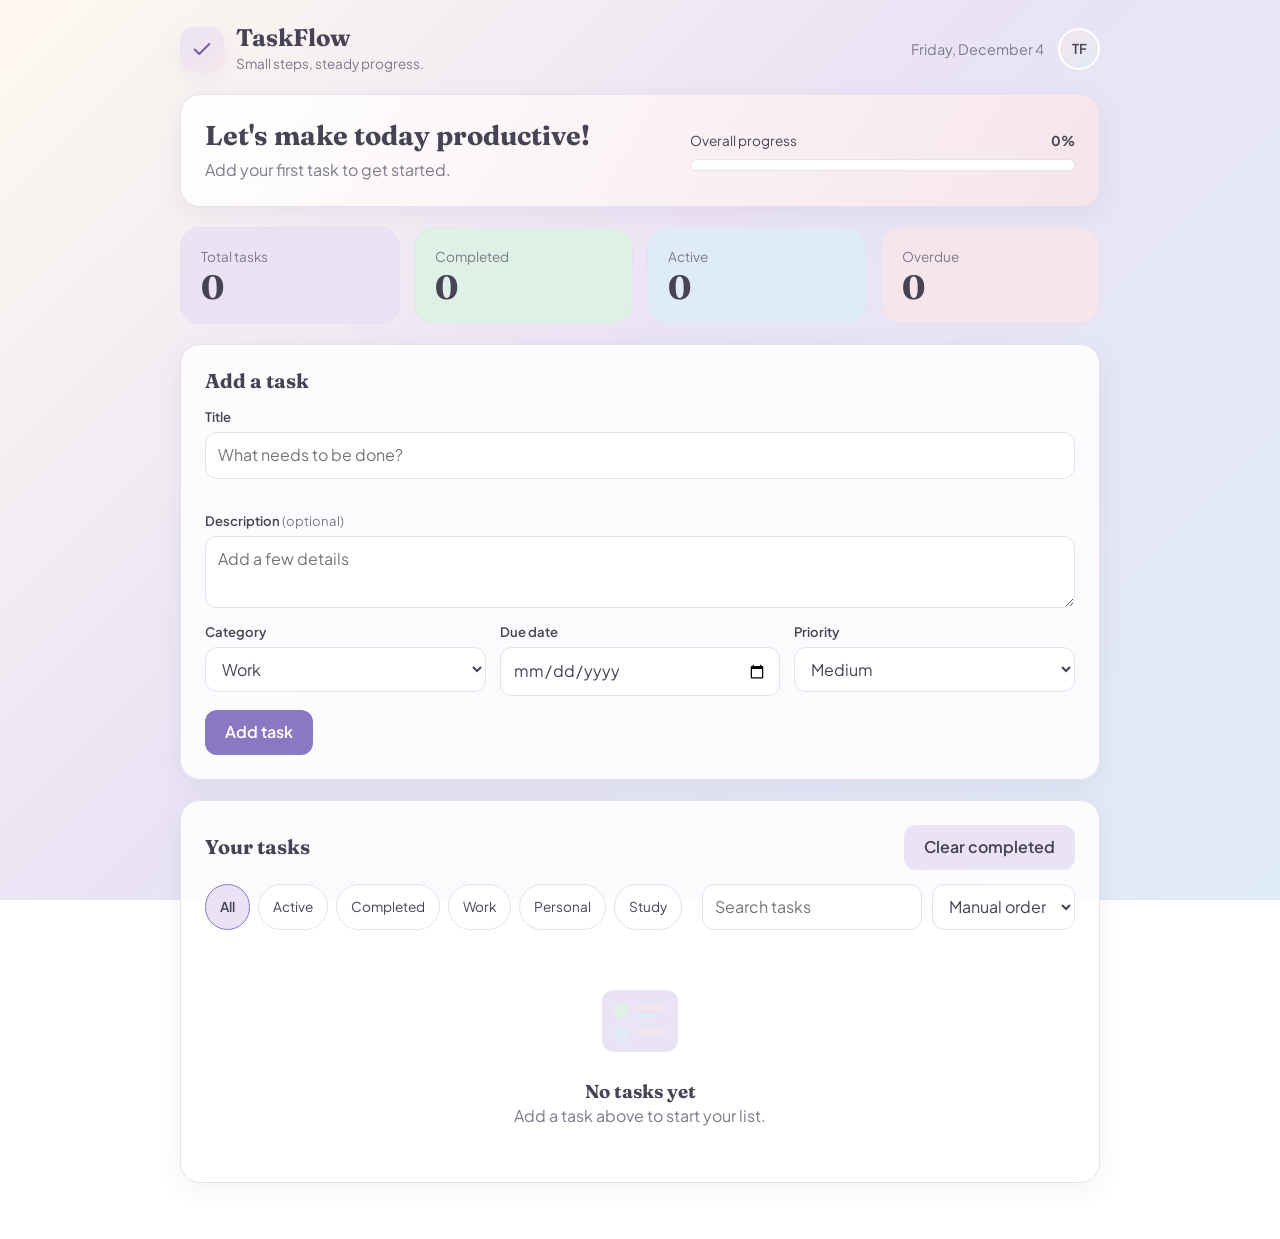
<file: index.html>
<!DOCTYPE html>
<html lang="en">
<head>
<meta charset="UTF-8">
<meta name="viewport" content="width=device-width, initial-scale=1">
<title>TaskFlow — Dynamic Task Manager & Productivity Tracker</title>
<link rel="preconnect" href="https://fonts.googleapis.com">
<link rel="preconnect" href="https://fonts.gstatic.com" crossorigin>
<link href="https://fonts.googleapis.com/css2?family=Fraunces:wght@600;700&family=Plus+Jakarta+Sans:wght@400;500;600&display=swap" rel="stylesheet">
<link rel="stylesheet" href="style.css">
</head>
<body>
<div class="app">
  <header class="header">
    <div class="brand">
      <span class="logo" aria-hidden="true"><svg viewBox="0 0 24 24" width="22" height="22" fill="none" stroke="currentColor" stroke-width="2.2" stroke-linecap="round" stroke-linejoin="round"><path d="M4 12.5l5 5L20 6.5"/></svg></span>
      <div><h1>TaskFlow</h1><p class="tagline">Small steps, steady progress.</p></div>
    </div>
    <div class="header-right">
      <time id="today" class="date"></time>
      <span class="avatar" role="img" aria-label="Profile placeholder">TF</span>
    </div>
  </header>

  <section class="welcome card" aria-labelledby="greeting">
    <div>
      <h2 id="greeting">Let's make today productive!</h2>
      <p id="motivation">Add your first task to get started.</p>
    </div>
    <div class="progress-wrap">
      <div class="progress-label"><span>Overall progress</span><strong id="progressText">0%</strong></div>
      <div class="progress" role="progressbar" aria-valuemin="0" aria-valuemax="100" aria-valuenow="0" id="progressBar"><div class="progress-fill" id="progressFill"></div></div>
    </div>
  </section>

  <section class="stats" aria-label="Task statistics">
    <div class="stat lavender"><span>Total tasks</span><strong id="statTotal">0</strong></div>
    <div class="stat mint"><span>Completed</span><strong id="statDone">0</strong></div>
    <div class="stat blue"><span>Active</span><strong id="statActive">0</strong></div>
    <div class="stat pink"><span>Overdue</span><strong id="statOverdue">0</strong></div>
  </section>

  <section class="card add" aria-labelledby="addTitle">
    <h2 id="addTitle">Add a task</h2>
    <form id="taskForm" novalidate>
      <div class="field wide">
        <label for="title">Title</label>
        <input id="title" type="text" maxlength="80" placeholder="What needs to be done?" autocomplete="off">
        <small class="error" id="titleError" role="alert"></small>
      </div>
      <div class="field wide">
        <label for="desc">Description <span class="opt">(optional)</span></label>
        <textarea id="desc" rows="2" maxlength="240" placeholder="Add a few details"></textarea>
      </div>
      <div class="field"><label for="category">Category</label>
        <select id="category"><option>Work</option><option>Personal</option><option>Study</option></select></div>
      <div class="field"><label for="due">Due date</label><input id="due" type="date"></div>
      <div class="field"><label for="priority">Priority</label>
        <select id="priority"><option>Low</option><option selected>Medium</option><option>High</option></select></div>
      <button class="btn primary" type="submit">Add task</button>
    </form>
  </section>

  <section class="card tasks" aria-labelledby="listTitle">
    <div class="list-head">
      <h2 id="listTitle">Your tasks</h2>
      <button class="btn ghost" id="clearDone" type="button">Clear completed</button>
    </div>
    <div class="toolbar">
      <div class="chips" id="filters" role="group" aria-label="Filter tasks"></div>
      <div class="controls">
        <input id="search" type="search" placeholder="Search tasks" aria-label="Search tasks">
        <select id="sort" aria-label="Sort tasks">
          <option value="manual">Manual order</option>
          <option value="newest">Newest first</option>
          <option value="oldest">Oldest first</option>
          <option value="due">Due date</option>
          <option value="priority">Priority</option>
        </select>
      </div>
    </div>
    <ul id="taskList" class="task-list"></ul>
    <div id="empty" class="empty" hidden>
      <svg viewBox="0 0 120 90" width="120" height="90" aria-hidden="true"><rect x="22" y="14" width="76" height="62" rx="12" fill="#E9E3F5"/><rect x="34" y="28" width="14" height="14" rx="4" fill="#DFF0E6"/><rect x="54" y="30" width="32" height="4" rx="2" fill="#F6E5EB"/><rect x="54" y="38" width="22" height="4" rx="2" fill="#DFEBF7"/><rect x="34" y="52" width="14" height="14" rx="4" fill="#DFEBF7"/><rect x="54" y="54" width="32" height="4" rx="2" fill="#F6E5EB"/></svg>
      <h3 id="emptyTitle">No tasks yet</h3><p id="emptyText">Add a task above to start your list.</p>
    </div>
  </section>
</div>

<div class="modal" id="editModal" hidden>
  <div class="dialog" role="dialog" aria-modal="true" aria-labelledby="editHeading">
    <h2 id="editHeading">Edit task</h2>
    <form id="editForm" novalidate>
      <div class="field wide"><label for="eTitle">Title</label><input id="eTitle" type="text" maxlength="80"><small class="error" id="eError" role="alert"></small></div>
      <div class="field wide"><label for="eDesc">Description</label><textarea id="eDesc" rows="2" maxlength="240"></textarea></div>
      <div class="field"><label for="eCategory">Category</label><select id="eCategory"><option>Work</option><option>Personal</option><option>Study</option></select></div>
      <div class="field"><label for="eDue">Due date</label><input id="eDue" type="date"></div>
      <div class="field"><label for="ePriority">Priority</label><select id="ePriority"><option>Low</option><option>Medium</option><option>High</option></select></div>
      <div class="actions wide"><button type="button" class="btn ghost" data-close>Cancel</button><button type="submit" class="btn primary">Save changes</button></div>
    </form>
  </div>
</div>

<div class="modal" id="confirmModal" hidden>
  <div class="dialog small" role="alertdialog" aria-modal="true" aria-labelledby="confirmTitle" aria-describedby="confirmText">
    <h2 id="confirmTitle">Delete task?</h2>
    <p id="confirmText"></p>
    <div class="actions"><button type="button" class="btn ghost" data-close>Cancel</button><button type="button" class="btn danger" id="confirmOk">Delete</button></div>
  </div>
</div>

<div id="toasts" class="toasts" aria-live="polite"></div>
<script src="script.js"></script>
</body>
</html>
</file>
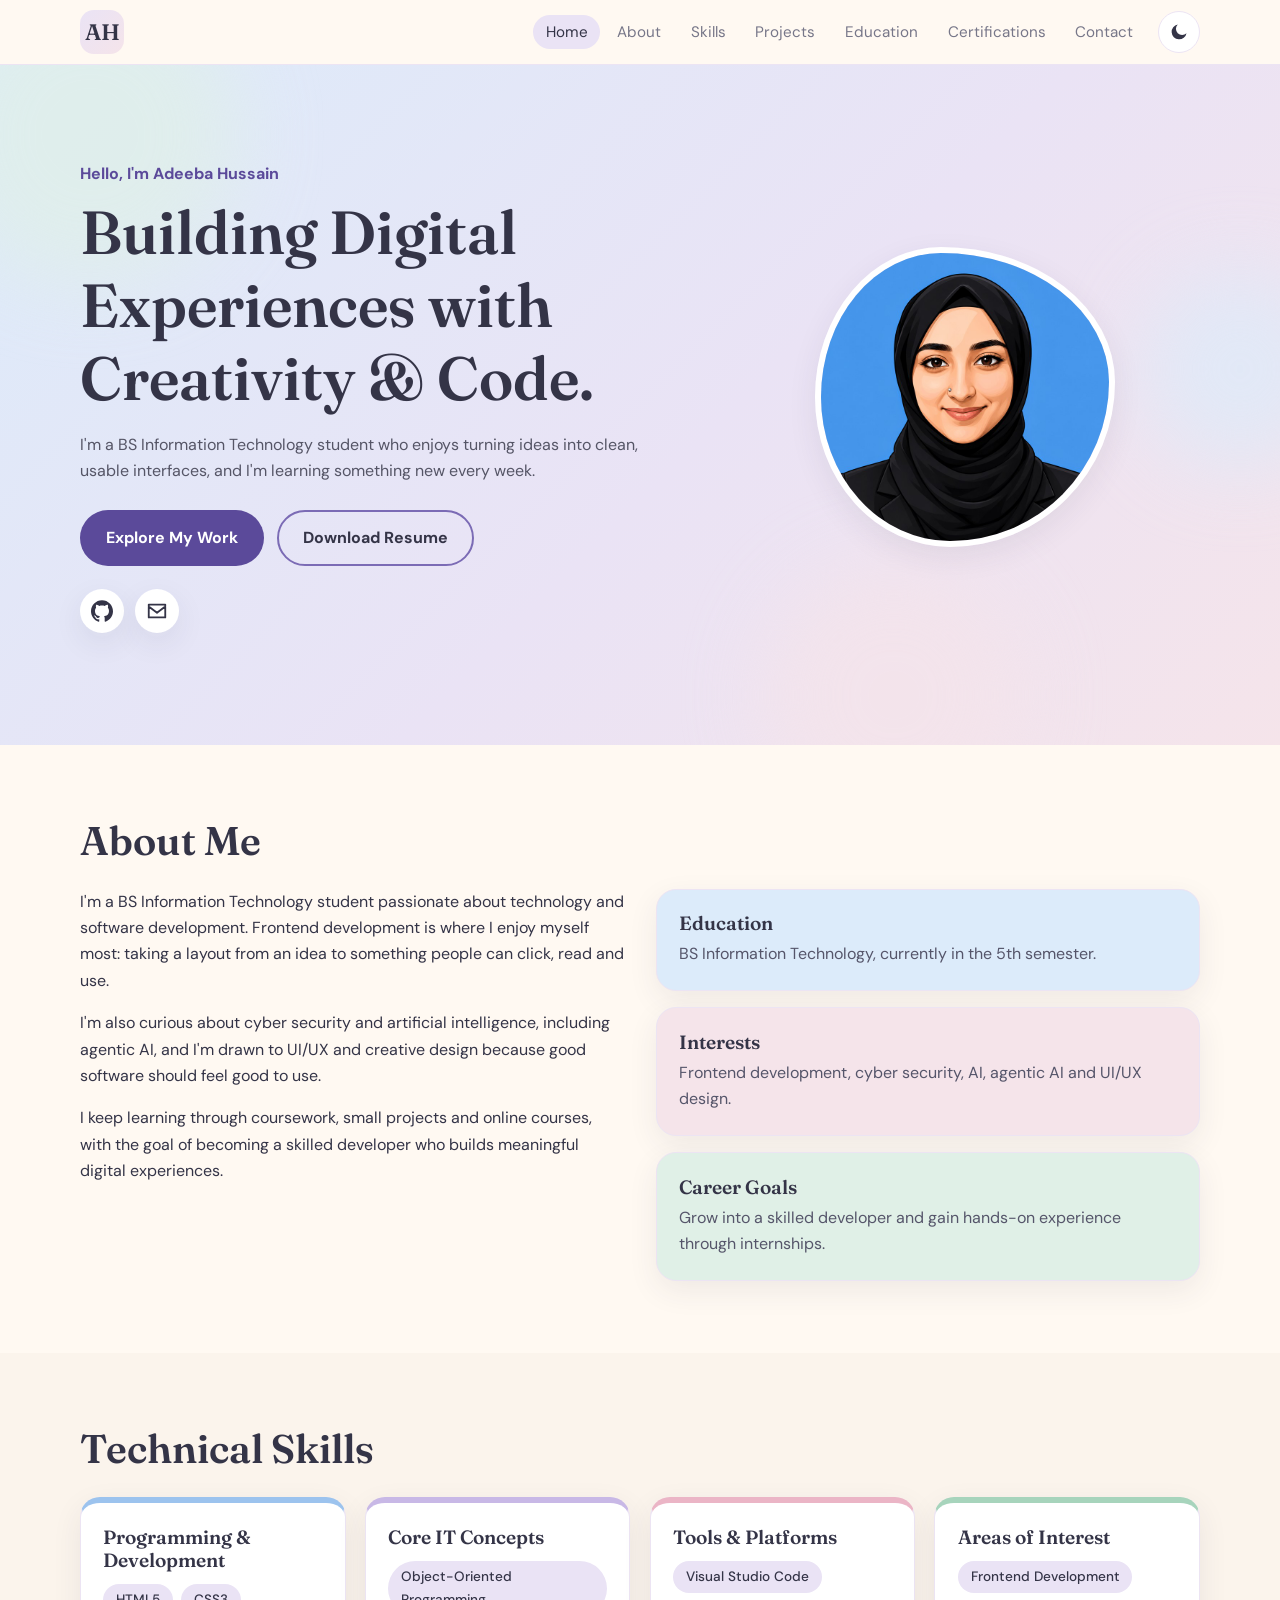
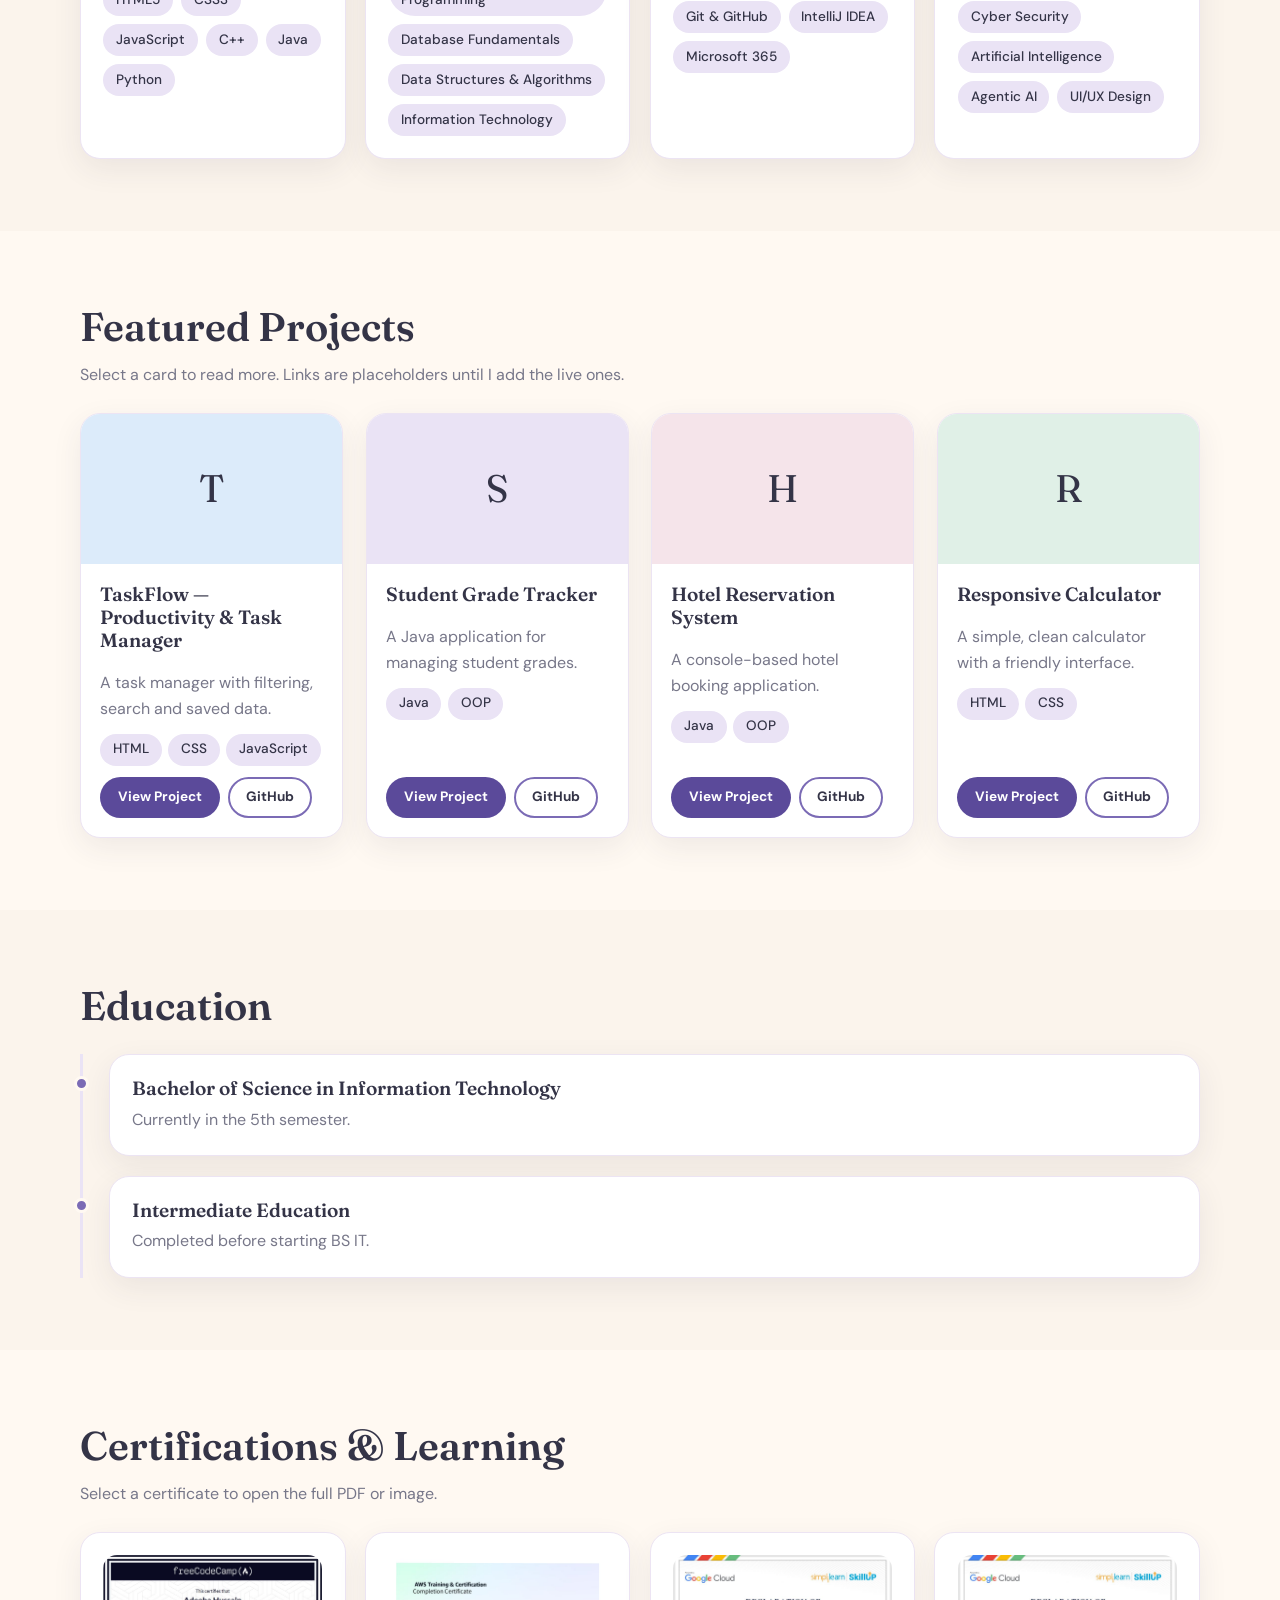
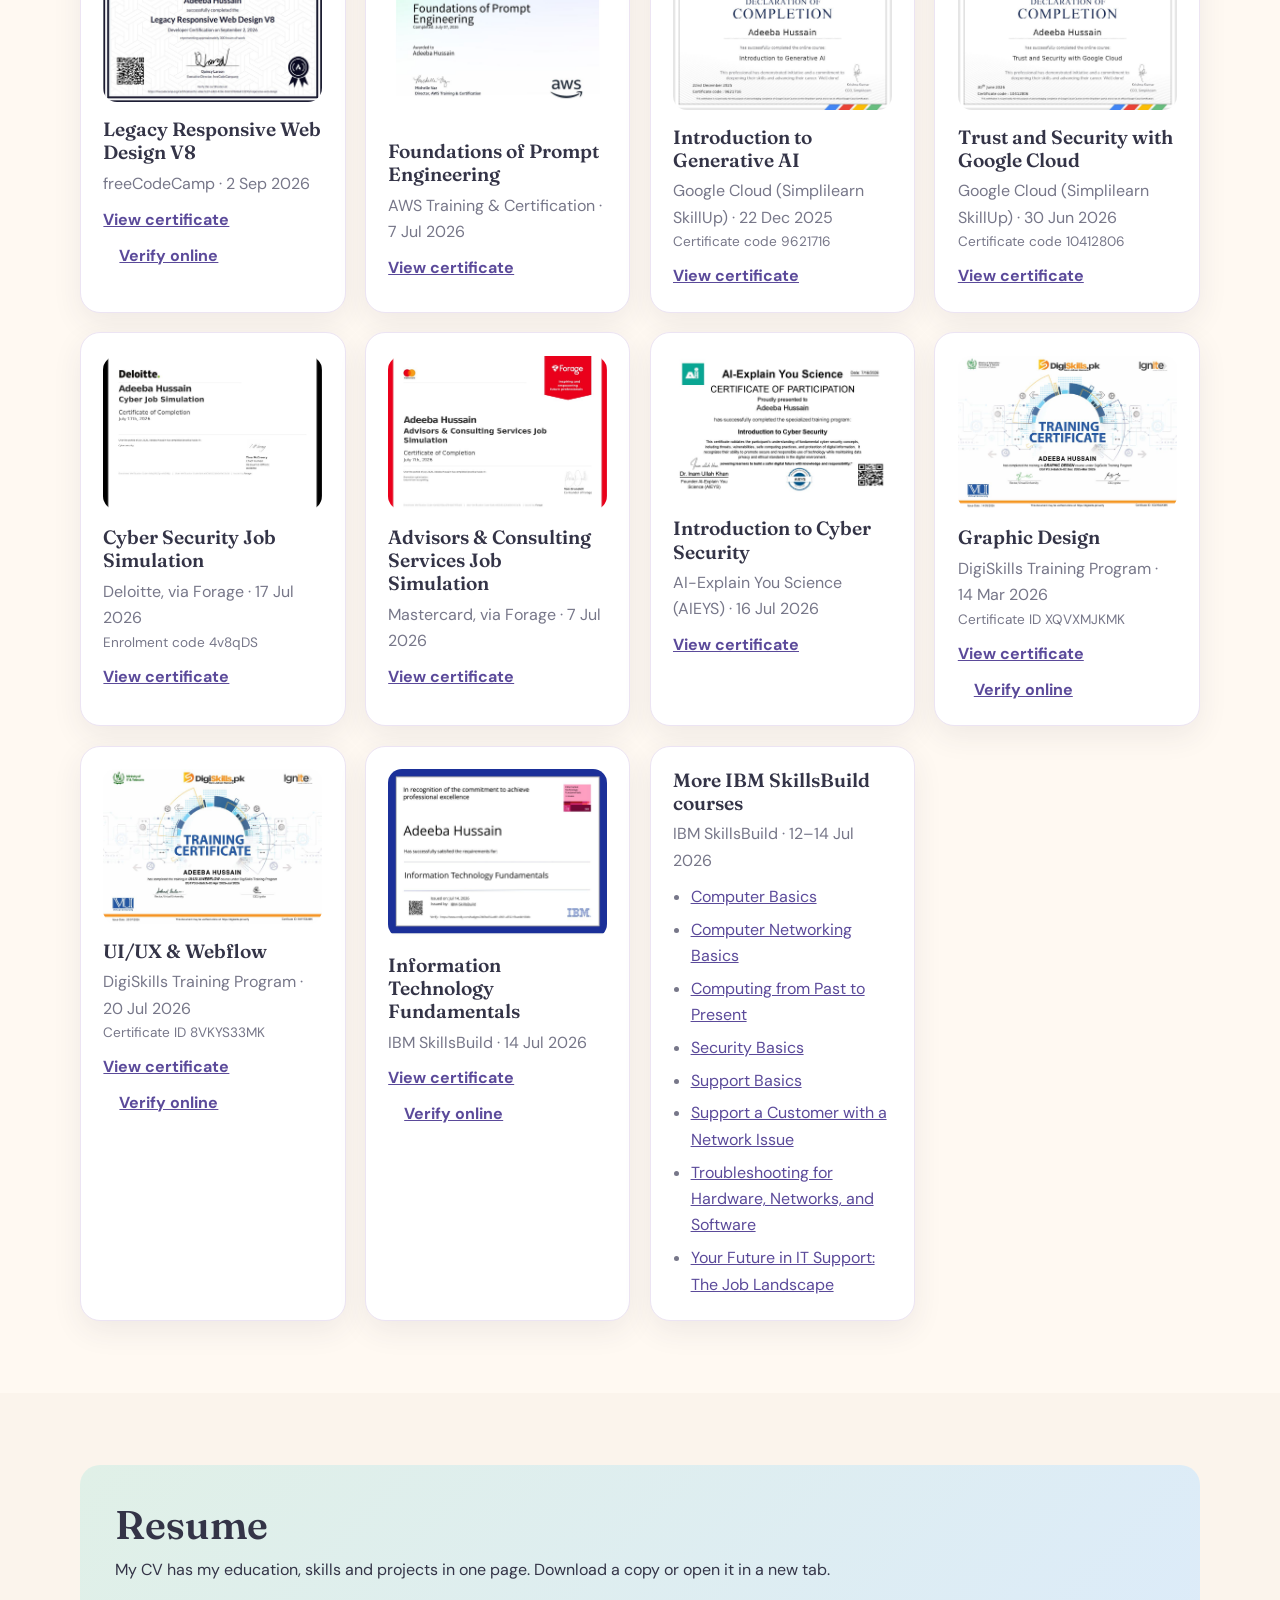
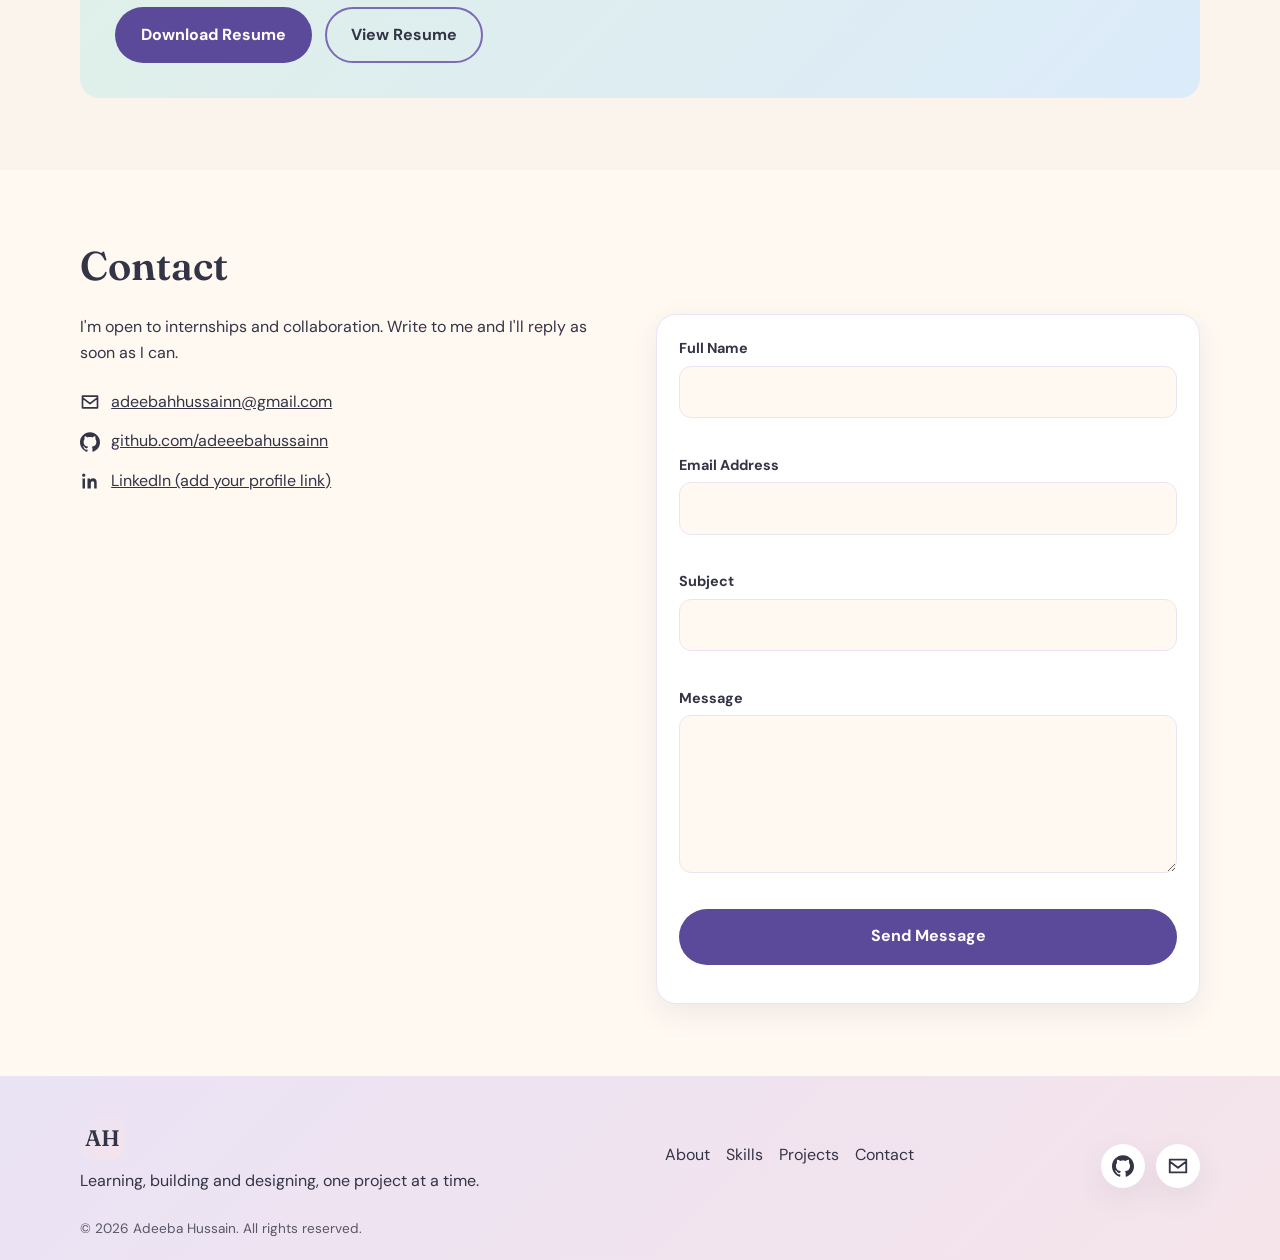
<file: Portfolio/index.html>
<!DOCTYPE html>
<html lang="en">
<head>
<meta charset="UTF-8">
<meta name="viewport" content="width=device-width, initial-scale=1">
<title>Adeeba Hussain | BS IT Student &amp; Aspiring Frontend Developer</title>
<meta name="description" content="Portfolio of Adeeba Hussain, a BS Information Technology student interested in frontend development, cyber security, AI and UI/UX design.">
<meta property="og:type" content="website">
<meta property="og:title" content="Adeeba Hussain | Developer Portfolio">
<meta property="og:description" content="Projects, skills, education and contact details of Adeeba Hussain.">
<meta property="og:image" content="assets/images/profile.jpg">
<link rel="preconnect" href="https://fonts.googleapis.com">
<link rel="preconnect" href="https://fonts.gstatic.com" crossorigin>
<link href="https://fonts.googleapis.com/css2?family=Fraunces:opsz,wght@9..144,500;9..144,600&family=DM+Sans:wght@400;500;700&display=swap" rel="stylesheet">
<link rel="stylesheet" href="css/style.css">
<script>try{var t=localStorage.getItem('theme');if(t)document.documentElement.dataset.theme=t}catch(e){}</script>
</head>
<body>
<svg width="0" height="0" style="position:absolute" aria-hidden="true">
  <symbol id="i-gh" viewBox="0 0 24 24"><path fill="currentColor" d="M12 .297c-6.63 0-12 5.373-12 12 0 5.303 3.438 9.8 8.205 11.385.6.113.82-.258.82-.577 0-.285-.01-1.04-.015-2.04-3.338.724-4.042-1.61-4.042-1.61C4.422 18.07 3.633 17.7 3.633 17.7c-1.087-.744.084-.729.084-.729 1.205.084 1.838 1.236 1.838 1.236 1.07 1.835 2.809 1.305 3.495.998.108-.776.417-1.305.76-1.605-2.665-.3-5.466-1.332-5.466-5.93 0-1.31.465-2.38 1.235-3.22-.135-.303-.54-1.523.105-3.176 0 0 1.005-.322 3.3 1.23.96-.267 1.98-.399 3-.405 1.02.006 2.04.138 3 .405 2.28-1.552 3.285-1.23 3.285-1.23.645 1.653.24 2.873.12 3.176.765.84 1.23 1.91 1.23 3.22 0 4.61-2.805 5.625-5.475 5.92.42.36.81 1.096.81 2.22 0 1.606-.015 2.896-.015 3.286 0 .315.21.69.825.57C20.565 22.092 24 17.592 24 12.297c0-6.627-5.373-12-12-12"/></symbol>
  <symbol id="i-mail" viewBox="0 0 24 24"><path fill="none" stroke="currentColor" stroke-width="2" stroke-linecap="round" stroke-linejoin="round" d="M3 5h18v14H3zM3 7l9 7 9-7"/></symbol>
  <symbol id="i-in" viewBox="0 0 24 24"><path fill="currentColor" d="M4.500 3A2 2 0 1 0 4.500 7 2 2 0 0 0 4.500 3zM3 9h3v12H3zM9 9h3v1.700c.5-1 1.800-2 3.600-2 3.300 0 4.400 2 4.400 5.200V21h-3v-6.200c0-1.500-.4-2.600-1.900-2.600-1.600 0-2.100 1.200-2.100 2.700V21H9z"/></symbol>
</svg>

<header class="nav" id="top">
  <nav class="wrap nav-in" aria-label="Main navigation">
    <a href="#home" class="logo" aria-label="Adeeba Hussain, home">AH</a>
    <ul class="links" id="links">
      <li><a href="#home">Home</a></li><li><a href="#about">About</a></li><li><a href="#skills">Skills</a></li>
      <li><a href="#projects">Projects</a></li><li><a href="#education">Education</a></li>
      <li><a href="#certifications">Certifications</a></li><li><a href="#contact">Contact</a></li>
    </ul>
    <button class="icon-btn" id="themeBtn" aria-label="Switch to dark theme" aria-pressed="false">
      <svg viewBox="0 0 24 24" width="20" height="20"><path fill="currentColor" d="M21 13.500A9 9 0 1 1 10.500 3a7 7 0 0 0 10.500 10.500z"/></svg>
    </button>
    <button class="icon-btn burger" id="burger" aria-label="Open menu" aria-expanded="false" aria-controls="links"><span></span><span></span><span></span></button>
  </nav>
</header>

<main>
<section class="hero" id="home">
  <div class="blob b1"></div><div class="blob b2"></div><div class="blob b3"></div>
  <div class="wrap hero-grid">
    <div class="hero-text">
      <p class="hello">Hello, I'm Adeeba Hussain</p>
      <h1>Building Digital Experiences with Creativity &amp; Code.</h1>
      <p class="lead">I'm a BS Information Technology student who enjoys turning ideas into clean, usable interfaces, and I'm learning something new every week.</p>
      <div class="cta">
        <a class="btn primary" href="#projects">Explore My Work</a>
        <a class="btn ghost" href="assets/resume.pdf" download data-resume>Download Resume</a>
      </div>
      <div class="social">
        <a href="https://github.com/adeeebahussainn" target="_blank" rel="noopener" aria-label="GitHub profile"><svg width="22" height="22"><use href="#i-gh"/></svg></a>
        <a href="mailto:adeebahhussainn@gmail.com" aria-label="Send an email"><svg width="22" height="22"><use href="#i-mail"/></svg></a>
      </div>
    </div>
    <figure class="photo">
      <img src="assets/images/profile.jpg" alt="Illustrated portrait of Adeeba Hussain wearing a black hijab and blazer" width="400" height="400">
    </figure>
  </div>
</section>

<section class="sec" id="about">
  <div class="wrap">
    <h2>About Me</h2>
    <div class="about-grid">
      <div class="prose">
        <p>I'm a BS Information Technology student passionate about technology and software development. Frontend development is where I enjoy myself most: taking a layout from an idea to something people can click, read and use.</p>
        <p>I'm also curious about cyber security and artificial intelligence, including agentic AI, and I'm drawn to UI/UX and creative design because good software should feel good to use.</p>
        <p>I keep learning through coursework, small projects and online courses, with the goal of becoming a skilled developer who builds meaningful digital experiences.</p>
      </div>
      <div class="cards3">
        <article class="card c-blue"><h3>Education</h3><p>BS Information Technology, currently in the 5th semester.</p></article>
        <article class="card c-pink"><h3>Interests</h3><p>Frontend development, cyber security, AI, agentic AI and UI/UX design.</p></article>
        <article class="card c-mint"><h3>Career Goals</h3><p>Grow into a skilled developer and gain hands-on experience through internships.</p></article>
      </div>
    </div>
  </div>
</section>

<section class="sec alt" id="skills">
  <div class="wrap">
    <h2>Technical Skills</h2>
    <div class="skill-grid" id="skillGrid"></div>
  </div>
</section>

<section class="sec" id="projects">
  <div class="wrap">
    <h2>Featured Projects</h2>
    <p class="sub">Select a card to read more. Links are placeholders until I add the live ones.</p>
    <div class="proj-grid" id="projGrid"></div>
  </div>
</section>

<section class="sec alt" id="education">
  <div class="wrap">
    <h2>Education</h2>
    <ol class="timeline">
      <li><span class="dot"></span><article class="card"><h3>Bachelor of Science in Information Technology</h3><p>Currently in the 5th semester.</p></article></li>
      <li><span class="dot"></span><article class="card"><h3>Intermediate Education</h3><p>Completed before starting BS IT.</p></article></li>
    </ol>
  </div>
</section>

<section class="sec" id="certifications">
  <div class="wrap">
    <h2>Certifications &amp; Learning</h2>
    <p class="sub">Select a certificate to open the full PDF or image.</p>
    <div class="cert-grid" id="certGrid"></div>
  </div>
</section>

<section class="sec alt" id="resume">
  <div class="wrap resume">
    <div><h2>Resume</h2><p>My CV has my education, skills and projects in one page. Download a copy or open it in a new tab.</p></div>
    <div class="cta">
      <a class="btn primary" href="assets/resume.pdf" download data-resume>Download Resume</a>
      <a class="btn ghost" href="assets/resume.pdf" target="_blank" rel="noopener" data-resume>View Resume</a>
    </div>
  </div>
</section>

<section class="sec" id="contact">
  <div class="wrap">
    <h2>Contact</h2>
    <div class="contact-grid">
      <div class="prose">
        <p>I'm open to internships and collaboration. Write to me and I'll reply as soon as I can.</p>
        <ul class="contact-list">
          <li><svg width="20" height="20"><use href="#i-mail"/></svg><a href="mailto:adeebahhussainn@gmail.com">adeebahhussainn@gmail.com</a></li>
          <li><svg width="20" height="20"><use href="#i-gh"/></svg><a href="https://github.com/adeeebahussainn" target="_blank" rel="noopener">github.com/adeeebahussainn</a></li>
          <li><svg width="20" height="20"><use href="#i-in"/></svg><a href="#" data-placeholder>LinkedIn (add your profile link)</a></li>
        </ul>
      </div>
      <form id="form" class="card form" novalidate>
        <div class="field"><label for="name">Full Name</label><input id="name" name="name" type="text" autocomplete="name" required><small class="err" aria-live="polite"></small></div>
        <div class="field"><label for="email">Email Address</label><input id="email" name="email" type="email" autocomplete="email" required><small class="err" aria-live="polite"></small></div>
        <div class="field"><label for="subject">Subject</label><input id="subject" name="subject" type="text" required><small class="err" aria-live="polite"></small></div>
        <div class="field"><label for="message">Message</label><textarea id="message" name="message" rows="5" required></textarea><small class="err" aria-live="polite"></small></div>
        <button class="btn primary" type="submit">Send Message</button>
        <p class="status" id="status" role="status"></p>
      </form>
    </div>
  </div>
</section>
</main>

<footer class="footer">
  <div class="wrap foot-in">
    <div><a href="#home" class="logo" aria-label="Back to home">AH</a><p>Learning, building and designing, one project at a time.</p></div>
    <nav aria-label="Footer navigation" class="foot-links"><a href="#about">About</a><a href="#skills">Skills</a><a href="#projects">Projects</a><a href="#contact">Contact</a></nav>
    <div class="social">
      <a href="https://github.com/adeeebahussainn" target="_blank" rel="noopener" aria-label="GitHub profile"><svg width="22" height="22"><use href="#i-gh"/></svg></a>
      <a href="mailto:adeebahhussainn@gmail.com" aria-label="Send an email"><svg width="22" height="22"><use href="#i-mail"/></svg></a>
    </div>
  </div>
  <p class="copy wrap">&copy; <span id="year">2026</span> Adeeba Hussain. All rights reserved.</p>
</footer>
<button class="to-top" id="toTop" aria-label="Back to top" hidden>&uarr;</button>

<div class="modal" id="modal" role="dialog" aria-modal="true" aria-labelledby="mTitle" hidden>
  <div class="modal-box">
    <button class="icon-btn close" id="mClose" aria-label="Close dialog">&times;</button>
    <h3 id="mTitle"></h3><p id="mDesc"></p>
    <ul id="mList"></ul><div class="badges" id="mTech"></div>
    <div class="cta"><a class="btn primary" id="mView" href="#" data-placeholder>View Project</a><a class="btn ghost" id="mGit" href="#" data-placeholder>GitHub</a></div>
  </div>
</div>
<script src="js/script.js"></script>
</body>
</html>
</file>
<file: style.css>
:root {
  --lavender: #e9e3f5;
  --pink: #f6e5eb;
  --blue: #dfebf7;
  --mint: #dff0e6;
  --cream: #fff9f0;
  --white: #fff;
  --text: #454354;
  --muted: #7d7a8c;
  --line: #e6e0ef;
  --accent: #8a78c2;
  --accent-dark: #6f5eaa;
  --radius: 20px;
  --shadow: 0 6px 24px rgba(110, 96, 150, 0.09);
  --ease: cubic-bezier(0.4, 0.1, 0.2, 1);
}
* {
  box-sizing: border-box;
  margin: 0;
}
body {
  font-family: "Plus Jakarta Sans", system-ui, sans-serif;
  color: var(--text);
  line-height: 1.55;
  min-height: 100vh;
  background: linear-gradient(
      135deg,
      var(--cream) 0%,
      var(--lavender) 45%,
      var(--blue) 100%
    )
    fixed;
}
h1,
h2,
h3 {
  font-family: "Fraunces", Georgia, serif;
  font-weight: 700;
  line-height: 1.2;
}
.app {
  max-width: 960px;
  margin: 0 auto;
  padding: 24px 20px 56px;
  display: grid;
  gap: 20px;
}
.card {
  background: rgba(255, 255, 255, 0.85);
  border: 1px solid var(--line);
  border-radius: var(--radius);
  box-shadow: var(--shadow);
  padding: 24px;
}
:focus-visible {
  outline: 3px solid var(--accent);
  outline-offset: 2px;
}

.header {
  display: flex;
  justify-content: space-between;
  align-items: center;
  gap: 16px;
  flex-wrap: wrap;
}
.brand {
  display: flex;
  align-items: center;
  gap: 12px;
}
.logo {
  width: 44px;
  height: 44px;
  border-radius: 14px;
  display: grid;
  place-items: center;
  color: var(--accent-dark);
  background: linear-gradient(135deg, var(--lavender), var(--pink));
  box-shadow: var(--shadow);
}
.header h1 {
  font-size: 1.5rem;
}
.tagline {
  font-size: 0.85rem;
  color: var(--muted);
}
.header-right {
  display: flex;
  align-items: center;
  gap: 14px;
}
.date {
  font-size: 0.9rem;
  color: var(--muted);
}
.avatar {
  width: 42px;
  height: 42px;
  border-radius: 50%;
  display: grid;
  place-items: center;
  font-weight: 600;
  font-size: 0.85rem;
  background: linear-gradient(135deg, var(--pink), var(--blue));
  border: 2px solid var(--white);
}

.welcome {
  display: grid;
  grid-template-columns: 1.2fr 1fr;
  gap: 24px;
  align-items: center;
  background: linear-gradient(120deg, var(--white), var(--pink));
}
.welcome h2 {
  font-size: 1.7rem;
  margin-bottom: 6px;
}
.welcome p {
  color: var(--muted);
}
.progress-label {
  display: flex;
  justify-content: space-between;
  font-size: 0.85rem;
  margin-bottom: 8px;
}
.progress {
  height: 12px;
  border-radius: 99px;
  background: var(--white);
  border: 1px solid var(--line);
  overflow: hidden;
}
.progress-fill {
  height: 100%;
  width: 0;
  border-radius: 99px;
  background: linear-gradient(90deg, #b9a8e6, #9fd3b4);
  transition: width 0.7s var(--ease);
}

.stats {
  display: grid;
  grid-template-columns: repeat(4, 1fr);
  gap: 14px;
}
.stat {
  border-radius: var(--radius);
  padding: 18px 20px;
  border: 1px solid var(--line);
  display: grid;
  gap: 4px;
  transition: transform 0.2s var(--ease);
}
.stat:hover {
  transform: translateY(-3px);
}
.stat span {
  font-size: 0.85rem;
  color: var(--muted);
}
.stat strong {
  font-family: "Fraunces", serif;
  font-size: 2.1rem;
  line-height: 1;
}
.lavender {
  background: var(--lavender);
}
.mint {
  background: var(--mint);
}
.blue {
  background: var(--blue);
}
.pink {
  background: var(--pink);
}

h2 {
  font-size: 1.25rem;
}
form {
  display: grid;
  grid-template-columns: repeat(3, 1fr);
  gap: 14px;
  margin-top: 14px;
}
.wide {
  grid-column: 1/-1;
}
.field {
  display: grid;
  gap: 5px;
  align-content: start;
}
label {
  font-size: 0.82rem;
  font-weight: 600;
}
.opt {
  font-weight: 400;
  color: var(--muted);
}
input,
select,
textarea {
  font: inherit;
  color: var(--text);
  background: var(--white);
  border: 1px solid var(--line);
  border-radius: 12px;
  padding: 10px 12px;
  width: 100%;
  transition:
    border-color 0.2s,
    box-shadow 0.2s;
}
input:focus,
select:focus,
textarea:focus {
  outline: none;
  border-color: var(--accent);
  box-shadow: 0 0 0 3px rgba(138, 120, 194, 0.2);
}
textarea {
  resize: vertical;
}
.error {
  color: #b0455f;
  min-height: 1em;
  font-size: 0.8rem;
}
.btn {
  font: inherit;
  font-weight: 600;
  border: 0;
  border-radius: 12px;
  padding: 10px 20px;
  cursor: pointer;
  transition:
    transform 0.12s,
    box-shadow 0.2s,
    background 0.2s;
}
.btn:active {
  transform: scale(0.96);
}
.btn.primary {
  background: var(--accent);
  color: #fff;
  grid-column: 1/-1;
  justify-self: start;
}
.btn.primary:hover {
  background: var(--accent-dark);
  box-shadow: 0 6px 16px rgba(138, 120, 194, 0.35);
}
.btn.ghost {
  background: var(--lavender);
  color: var(--text);
}
.btn.ghost:hover {
  background: #ddd4ef;
}
.btn.danger {
  background: #d9788f;
  color: #fff;
}
.btn.danger:hover {
  background: #c5627a;
}

.list-head {
  display: flex;
  justify-content: space-between;
  align-items: center;
  gap: 12px;
  margin-bottom: 14px;
}
.toolbar {
  display: flex;
  flex-wrap: wrap;
  gap: 12px;
  justify-content: space-between;
  margin-bottom: 16px;
}
.chips {
  display: flex;
  flex-wrap: wrap;
  gap: 8px;
}
.chip {
  font: inherit;
  font-size: 0.85rem;
  border: 1px solid var(--line);
  background: var(--white);
  color: var(--text);
  border-radius: 99px;
  padding: 6px 14px;
  cursor: pointer;
  transition: all 0.2s;
}
.chip:hover {
  background: var(--cream);
}
.chip[aria-pressed="true"] {
  background: var(--lavender);
  border-color: var(--accent);
  font-weight: 600;
}
.controls {
  display: flex;
  gap: 10px;
  flex: 1;
  min-width: 240px;
  justify-content: flex-end;
}
.controls input {
  max-width: 220px;
}
.controls select {
  width: auto;
}

.task-list {
  list-style: none;
  padding: 0;
  display: grid;
  gap: 12px;
}
.task {
  display: grid;
  grid-template-columns: auto 1fr auto;
  gap: 14px;
  align-items: start;
  background: var(--white);
  border: 1px solid var(--line);
  border-left: 5px solid var(--blue);
  border-radius: 16px;
  padding: 16px;
  animation: enter 0.35s var(--ease);
  transition:
    box-shadow 0.2s,
    transform 0.2s,
    opacity 0.3s;
}
.task:hover {
  box-shadow: var(--shadow);
  transform: translateY(-2px);
}
.task[draggable="true"] {
  cursor: grab;
}
.task.dragging {
  opacity: 0.4;
}
.task.over {
  border-style: dashed;
  border-color: var(--accent);
}
.task.High {
  border-left-color: #e4a0b4;
}
.task.Medium {
  border-left-color: #e9d39a;
}
.task.Low {
  border-left-color: #a9d6bb;
}
.task.done {
  background: var(--cream);
}
.task.done .t-title {
  text-decoration: line-through;
  color: var(--muted);
}
.task.done .t-desc {
  opacity: 0.6;
}
.task.removing {
  opacity: 0;
  transform: translateX(24px);
}
.check {
  appearance: none;
  width: 24px;
  height: 24px;
  border: 2px solid #b9aed6;
  border-radius: 8px;
  cursor: pointer;
  display: grid;
  place-items: center;
  padding: 0;
  background: var(--white);
  transition:
    background 0.2s,
    transform 0.2s,
    border-color 0.2s;
  margin-top: 2px;
}
.check::after {
  content: "";
  width: 6px;
  height: 11px;
  border: solid #fff;
  border-width: 0 2.5px 2.5px 0;
  transform: rotate(45deg) scale(0);
  transition: transform 0.25s var(--ease);
  margin-bottom: 2px;
}
.check:checked {
  background: #8cc9a5;
  border-color: #8cc9a5;
  transform: scale(1.08);
}
.check:checked::after {
  transform: rotate(45deg) scale(1);
}
.t-title {
  font-weight: 600;
  word-break: break-word;
}
.t-desc {
  font-size: 0.88rem;
  color: var(--muted);
  margin-top: 2px;
  word-break: break-word;
}
.meta {
  display: flex;
  flex-wrap: wrap;
  gap: 8px;
  margin-top: 10px;
  align-items: center;
  font-size: 0.78rem;
}
.badge {
  padding: 3px 10px;
  border-radius: 99px;
  font-weight: 600;
}
.cat-Work {
  background: var(--blue);
}
.cat-Personal {
  background: var(--pink);
}
.cat-Study {
  background: var(--mint);
}
.pri-High {
  background: #f6d5de;
}
.pri-Medium {
  background: #f5ead0;
}
.pri-Low {
  background: var(--mint);
}
.due {
  color: var(--muted);
}
.due.overdue {
  color: #b0455f;
  font-weight: 600;
}
.row-actions {
  display: flex;
  gap: 6px;
}
.icon-btn {
  width: 36px;
  height: 36px;
  border-radius: 10px;
  border: 0;
  background: transparent;
  color: var(--muted);
  cursor: pointer;
  display: grid;
  place-items: center;
  transition:
    background 0.2s,
    color 0.2s,
    transform 0.12s;
}
.icon-btn:hover {
  background: var(--lavender);
  color: var(--accent-dark);
}
.icon-btn.del:hover {
  background: var(--pink);
  color: #b0455f;
}
.icon-btn:active {
  transform: scale(0.9);
}
.empty {
  text-align: center;
  padding: 30px 10px;
  color: var(--muted);
}
.empty h3 {
  color: var(--text);
  margin-top: 8px;
}
@keyframes enter {
  from {
    opacity: 0;
    transform: translateY(10px);
  }
  to {
    opacity: 1;
    transform: none;
  }
}

.modal {
  position: fixed;
  inset: 0;
  background: rgba(69, 67, 84, 0.35);
  display: grid;
  place-items: center;
  padding: 16px;
  z-index: 20;
  opacity: 0;
  transition: opacity 0.25s;
  backdrop-filter: blur(3px);
}
.modal.show {
  opacity: 1;
}
.modal[hidden] {
  display: none;
}
.dialog {
  background: var(--cream);
  border-radius: var(--radius);
  padding: 26px;
  width: min(560px, 100%);
  max-height: 92vh;
  overflow: auto;
  box-shadow: 0 20px 60px rgba(69, 67, 84, 0.25);
  transform: translateY(14px) scale(0.97);
  transition: transform 0.25s var(--ease);
}
.modal.show .dialog {
  transform: none;
}
.dialog.small {
  width: min(400px, 100%);
}
.dialog.small p {
  margin: 10px 0 18px;
  color: var(--muted);
}
.actions {
  display: flex;
  gap: 10px;
  justify-content: flex-end;
}
.toasts {
  position: fixed;
  right: 18px;
  bottom: 18px;
  display: grid;
  gap: 10px;
  z-index: 30;
}
.toast {
  background: var(--white);
  border: 1px solid var(--line);
  border-left: 5px solid var(--accent);
  padding: 12px 18px;
  border-radius: 14px;
  box-shadow: var(--shadow);
  animation: slideIn 0.3s var(--ease);
  font-size: 0.9rem;
}
.toast.out {
  animation: slideOut 0.3s var(--ease) forwards;
}
@keyframes slideIn {
  from {
    opacity: 0;
    transform: translateX(40px);
  }
  to {
    opacity: 1;
    transform: none;
  }
}
@keyframes slideOut {
  to {
    opacity: 0;
    transform: translateX(40px);
  }
}

@media (max-width: 800px) {
  .stats {
    grid-template-columns: repeat(2, 1fr);
  }
  .welcome {
    grid-template-columns: 1fr;
  }
  form {
    grid-template-columns: 1fr 1fr;
  }
}
@media (max-width: 520px) {
  form {
    grid-template-columns: 1fr;
  }
  .header {
    justify-content: center;
  }
  .controls {
    flex-direction: column;
    justify-content: stretch;
  }
  .controls input {
    max-width: none;
  }
  .controls select {
    width: 100%;
  }
  .task {
    grid-template-columns: auto 1fr;
  }
  .row-actions {
    grid-column: 2;
    justify-content: flex-end;
  }
  .toasts {
    left: 18px;
    right: 18px;
  }
}
@media (prefers-reduced-motion: reduce) {
  * {
    animation: none !important;
    transition: none !important;
  }
}
</file>
<file: Portfolio/css/style.css>
/* ===== Design tokens (palette from the brief) ===== */
:root {
  --blue: #dcebfa;
  --lav: #eae3f5;
  --pink: #f5e4ea;
  --mint: #e0f0e7;
  --cream: #fff9f2;
  --white: #ffffff;
  --text: #343447;
  --muted: #777789;
  --bg: var(--cream);
  --surface: var(--white);
  --alt: #fbf4ec;
  --line: #ece4f3;
  --accent: #7b6bb5;
  --accent-ink: #ffffff;
  --shadow: 0 10px 30px rgba(52, 52, 71, 0.08);
  --head: "Fraunces", Georgia, serif;
  --body: "DM Sans", system-ui, sans-serif;
  --r: 20px;
}
:root[data-theme="dark"] {
  --bg: #23232f;
  --surface: #2d2d3c;
  --alt: #292937;
  --line: #3c3c50;
  --text: #f1eef7;
  --muted: #b0afc2;
  --accent: #c9bdf0;
  --accent-ink: #23232f;
  --shadow: 0 10px 30px rgba(0, 0, 0, 0.3);
  --blue: #34445a;
  --lav: #3a3550;
  --pink: #4a3943;
  --mint: #304339;
}
* {
  box-sizing: border-box;
  margin: 0;
}
html {
  scroll-behavior: smooth;
  scroll-padding-top: 76px;
}
body {
  font-family: var(--body);
  background: var(--bg);
  color: var(--text);
  line-height: 1.65;
  transition:
    background 0.4s,
    color 0.4s;
  overflow-x: hidden;
}
img,
svg {
  max-width: 100%;
}
a {
  color: inherit;
}
:focus-visible {
  outline: 3px solid var(--accent);
  outline-offset: 3px;
  border-radius: 6px;
}
.wrap {
  width: min(1120px, 100% - 2.5rem);
  margin-inline: auto;
}
h1,
h2,
h3 {
  font-family: var(--head);
  line-height: 1.2;
  font-weight: 600;
}
h2 {
  font-size: clamp(1.8rem, 4vw, 2.5rem);
  margin-bottom: 1.5rem;
}
h3 {
  font-size: 1.2rem;
  margin-bottom: 0.4rem;
}
.sec {
  padding: 4.5rem 0;
}
.alt {
  background: var(--alt);
}
.sub {
  color: var(--muted);
  margin: -0.8rem 0 1.5rem;
}

/* ===== Navigation ===== */
.nav {
  position: sticky;
  top: 0;
  z-index: 50;
  background: color-mix(in srgb, var(--bg) 88%, transparent);
  backdrop-filter: blur(10px);
  border-bottom: 1px solid var(--line);
}
.nav-in {
  display: flex;
  align-items: center;
  gap: 0.75rem;
  height: 64px;
}
.logo {
  font-family: var(--head);
  font-size: 1.4rem;
  font-weight: 600;
  text-decoration: none;
  width: 44px;
  height: 44px;
  display: grid;
  place-items: center;
  border-radius: 14px;
  background: linear-gradient(135deg, var(--lav), var(--pink));
  color: #343447;
}
.links {
  display: flex;
  gap: 0.25rem;
  list-style: none;
  padding: 0;
  margin-left: auto;
}
.links a {
  text-decoration: none;
  padding: 0.45rem 0.8rem;
  border-radius: 999px;
  font-size: 0.95rem;
  color: var(--muted);
  transition: 0.25s;
}
.links a:hover,
.links a.active {
  background: var(--lav);
  color: var(--text);
}
:root[data-theme="dark"] .links a:hover,
:root[data-theme="dark"] .links a.active {
  color: #f1eef7;
}
.icon-btn {
  width: 42px;
  height: 42px;
  border-radius: 50%;
  border: 1px solid var(--line);
  background: var(--surface);
  color: var(--text);
  cursor: pointer;
  display: grid;
  place-items: center;
  font-size: 1.5rem;
  transition: 0.25s;
}
.icon-btn:hover {
  transform: translateY(-2px);
  box-shadow: var(--shadow);
}
.burger {
  display: none;
  flex-direction: column;
  gap: 4px;
  justify-content: center;
  align-items: center;
}
.burger span {
  width: 18px;
  height: 2px;
  background: currentColor;
  transition: 0.3s;
}
.burger[aria-expanded="true"] span:nth-child(1) {
  transform: translateY(6px) rotate(45deg);
}
.burger[aria-expanded="true"] span:nth-child(2) {
  opacity: 0;
}
.burger[aria-expanded="true"] span:nth-child(3) {
  transform: translateY(-6px) rotate(-45deg);
}
@media (max-width: 860px) {
  .burger {
    display: flex;
  }
  .nav-in {
    justify-content: space-between;
  }
  .logo {
    margin-right: auto;
  }
  .links {
    position: absolute;
    top: 64px;
    left: 0;
    right: 0;
    flex-direction: column;
    background: var(--bg);
    padding: 0.75rem 1.25rem 1.25rem;
    border-bottom: 1px solid var(--line);
    margin: 0;
    opacity: 0;
    transform: translateY(-10px);
    pointer-events: none;
    transition: 0.3s;
  }
  .links.open {
    opacity: 1;
    transform: none;
    pointer-events: auto;
  }
  .links a {
    display: block;
    padding: 0.7rem 1rem;
  }
}

/* ===== Hero ===== */
.hero {
  position: relative;
  overflow: hidden;
  padding: 4rem 0 5rem;
  background: linear-gradient(135deg, var(--blue), var(--lav) 55%, var(--pink));
}
.blob {
  position: absolute;
  border-radius: 50%;
  filter: blur(40px);
  opacity: 0.7;
  animation: float 14s ease-in-out infinite;
}
.b1 {
  width: 300px;
  height: 300px;
  background: var(--mint);
  top: -80px;
  left: -60px;
}
.b2 {
  width: 260px;
  height: 260px;
  background: var(--pink);
  bottom: -80px;
  right: 20%;
  animation-delay: -5s;
}
.b3 {
  width: 200px;
  height: 200px;
  background: var(--blue);
  top: 30%;
  right: -60px;
  animation-delay: -9s;
}
@keyframes float {
  50% {
    transform: translate(24px, -28px) scale(1.06);
  }
}
.hero-grid {
  position: relative;
  display: grid;
  gap: 2.5rem;
  align-items: center;
}
.hello {
  font-weight: 700;
  color: var(--accent);
  margin-bottom: 0.6rem;
}
:root:not([data-theme="dark"]) .hello {
  color: #5b4a9a;
}
.hero h1 {
  font-size: clamp(2.2rem, 6vw, 3.8rem);
  margin-bottom: 1rem;
}
.lead {
  max-width: 52ch;
  color: var(--muted);
  margin-bottom: 1.6rem;
}
:root:not([data-theme="dark"]) .hero {
  color: #343447;
}
:root:not([data-theme="dark"]) .hero .lead {
  color: #555566;
}
.cta {
  display: flex;
  flex-wrap: wrap;
  gap: 0.8rem;
}
.btn {
  display: inline-block;
  padding: 0.8rem 1.5rem;
  border-radius: 999px;
  font-weight: 700;
  text-decoration: none;
  border: 2px solid transparent;
  cursor: pointer;
  font: inherit;
  font-weight: 700;
  transition: 0.25s;
}
.btn.primary {
  background: var(--accent);
  color: var(--accent-ink);
}
:root:not([data-theme="dark"]) .btn.primary {
  background: #5b4a9a;
}
.btn.ghost {
  border-color: var(--accent);
  color: var(--text);
  background: transparent;
}
.btn:hover {
  transform: translateY(-3px);
  box-shadow: var(--shadow);
}
.social {
  display: flex;
  gap: 0.7rem;
  margin-top: 1.4rem;
}
.social a {
  width: 44px;
  height: 44px;
  display: grid;
  place-items: center;
  border-radius: 50%;
  background: var(--surface);
  color: var(--text);
  box-shadow: var(--shadow);
  transition: 0.25s;
}
.social a:hover {
  transform: translateY(-3px);
}
.photo {
  justify-self: center;
  width: min(300px, 75%);
  aspect-ratio: 1;
  border-radius: 42% 58% 55% 45%/50% 45% 55% 50%;
  overflow: hidden;
  border: 6px solid var(--surface);
  box-shadow: var(--shadow);
  animation: morph 12s ease-in-out infinite;
}
.photo img {
  width: 100%;
  height: 100%;
  object-fit: cover;
  display: block;
}
@keyframes morph {
  50% {
    border-radius: 58% 42% 45% 55%/45% 55% 45% 55%;
  }
}
@media (min-width: 860px) {
  .hero-grid {
    grid-template-columns: 1.3fr 1fr;
  }
  .hero {
    padding: 6rem 0 7rem;
  }
}

/* ===== Cards & grids ===== */
.card {
  background: var(--surface);
  border: 1px solid var(--line);
  border-radius: var(--r);
  padding: 1.4rem;
  box-shadow: var(--shadow);
  transition: 0.3s;
}
.card p {
  color: var(--muted);
}
.about-grid,
.contact-grid {
  display: grid;
  gap: 2rem;
}
.prose p + p {
  margin-top: 1rem;
}
.cards3 {
  display: grid;
  gap: 1rem;
}
.c-blue {
  background: var(--blue);
}
.c-pink {
  background: var(--pink);
}
.c-mint {
  background: var(--mint);
}
:root:not([data-theme="dark"]) .card.c-blue p,
:root:not([data-theme="dark"]) .card.c-pink p,
:root:not([data-theme="dark"]) .card.c-mint p {
  color: #55556a;
}
:root:not([data-theme="dark"]) .c-blue,
:root:not([data-theme="dark"]) .c-pink,
:root:not([data-theme="dark"]) .c-mint {
  color: #343447;
}
@media (min-width: 860px) {
  .about-grid,
  .contact-grid {
    grid-template-columns: 1fr 1fr;
  }
}
.skill-grid {
  display: grid;
  gap: 1.2rem;
  grid-template-columns: repeat(auto-fit, minmax(240px, 1fr));
}
.skill-grid .card:nth-child(1) {
  border-top: 6px solid #9cc3ee;
}
.skill-grid .card:nth-child(2) {
  border-top: 6px solid #c8b8e6;
}
.skill-grid .card:nth-child(3) {
  border-top: 6px solid #ebb5c6;
}
.skill-grid .card:nth-child(4) {
  border-top: 6px solid #a7d4bc;
}
.chips {
  display: flex;
  flex-wrap: wrap;
  gap: 0.5rem;
  list-style: none;
  padding: 0;
  margin-top: 0.8rem;
}
.chips li,
.badge {
  padding: 0.3rem 0.8rem;
  border-radius: 999px;
  background: var(--lav);
  font-size: 0.85rem;
  font-weight: 500;
  color: var(--text);
  transition: 0.25s;
}
:root:not([data-theme="dark"]) .chips li,
:root:not([data-theme="dark"]) .badge {
  color: #343447;
}
.chips li:hover {
  transform: translateY(-2px);
  background: var(--mint);
}
.proj-grid {
  display: grid;
  gap: 1.4rem;
  grid-template-columns: repeat(auto-fit, minmax(250px, 1fr));
}
.proj {
  padding: 0;
  overflow: hidden;
  cursor: pointer;
  display: flex;
  flex-direction: column;
  text-align: left;
  font: inherit;
  color: inherit;
}
.proj:hover {
  transform: translateY(-8px);
}
.preview {
  height: 150px;
  display: grid;
  place-items: center;
  font-family: var(--head);
  font-size: 2.4rem;
  color: #343447;
}
.proj-body {
  padding: 1.2rem;
  display: flex;
  flex-direction: column;
  gap: 0.7rem;
  flex: 1;
}
.badges {
  display: flex;
  flex-wrap: wrap;
  gap: 0.4rem;
}
.proj-actions {
  display: flex;
  gap: 0.5rem;
  margin-top: auto;
}
.proj-actions .btn {
  padding: 0.45rem 1rem;
  font-size: 0.85rem;
}
.timeline {
  list-style: none;
  padding: 0 0 0 1.6rem;
  border-left: 3px solid var(--lav);
  display: grid;
  gap: 1.2rem;
}
.timeline li {
  position: relative;
}
.dot {
  position: absolute;
  left: calc(-1.6rem - 9px);
  top: 1.4rem;
  width: 15px;
  height: 15px;
  border-radius: 50%;
  background: var(--accent);
  border: 3px solid var(--bg);
}
.cert-grid {
  display: grid;
  gap: 1.2rem;
  grid-template-columns: repeat(auto-fit, minmax(250px, 1fr));
}
.cert-img {
  overflow: hidden;
  height: auto;
  min-height: 120px;
  border-radius: 14px;
  background: repeating-linear-gradient(
    45deg,
    var(--blue),
    var(--blue) 10px,
    var(--lav) 10px,
    var(--lav) 20px
  );
  display: grid;
  place-items: center;
  color: #55556a;
  font-size: 0.9rem;
  margin-bottom: 1rem;
}
.link {
  display: inline-block;
  margin-top: 0.6rem;
  color: var(--accent);
  font-weight: 700;
}
:root:not([data-theme="dark"]) .link {
  color: #5b4a9a;
}
.resume {
  display: flex;
  flex-wrap: wrap;
  gap: 1.5rem;
  align-items: center;
  justify-content: space-between;
  background: linear-gradient(135deg, var(--mint), var(--blue));
  padding: 2.2rem;
  border-radius: var(--r);
  color: #343447;
}
.resume h2 {
  margin-bottom: 0.5rem;
}
.resume .btn.ghost {
  color: #343447;
}
.contact-list {
  list-style: none;
  padding: 0;
  margin-top: 1.4rem;
  display: grid;
  gap: 0.8rem;
}
.contact-list li {
  display: flex;
  gap: 0.7rem;
  align-items: center;
}
.form {
  display: grid;
  gap: 1rem;
}
.field {
  display: grid;
  gap: 0.3rem;
}
label {
  font-weight: 700;
  font-size: 0.9rem;
}
input,
textarea {
  font: inherit;
  padding: 0.75rem 1rem;
  border-radius: 12px;
  border: 1.5px solid var(--line);
  background: var(--bg);
  color: var(--text);
  width: 100%;
}
input:focus,
textarea:focus {
  outline: none;
  border-color: var(--accent);
  box-shadow: 0 0 0 3px color-mix(in srgb, var(--accent) 30%, transparent);
}
.field.bad input,
.field.bad textarea {
  border-color: #c0475f;
}
.err {
  color: #b0364e;
  min-height: 1.1em;
}
:root[data-theme="dark"] .err {
  color: #ff9db0;
}
.status {
  font-weight: 500;
}

/* ===== Footer, to-top, modal ===== */
.footer {
  background: linear-gradient(135deg, var(--lav), var(--pink));
  padding: 2.5rem 0 1.2rem;
  color: #343447;
}
:root[data-theme="dark"] .footer {
  background: var(--alt);
  color: var(--text);
}
.foot-in {
  display: flex;
  flex-wrap: wrap;
  gap: 1.5rem;
  justify-content: space-between;
  align-items: center;
}
.foot-in p {
  margin-top: 0.5rem;
}
.foot-links {
  display: flex;
  gap: 1rem;
  flex-wrap: wrap;
}
.foot-links a {
  text-decoration: none;
}
.foot-links a:hover {
  text-decoration: underline;
}
.copy {
  margin-top: 1.5rem;
  font-size: 0.85rem;
  opacity: 0.8;
}
.to-top {
  position: fixed;
  right: 1.2rem;
  bottom: 1.2rem;
  width: 46px;
  height: 46px;
  border-radius: 50%;
  border: 0;
  background: var(--accent);
  color: var(--accent-ink);
  font-size: 1.3rem;
  cursor: pointer;
  box-shadow: var(--shadow);
  z-index: 40;
  transition: 0.25s;
}
:root:not([data-theme="dark"]) .to-top {
  background: #5b4a9a;
  color: #fff;
}
.to-top:hover {
  transform: translateY(-3px);
}
.modal {
  position: fixed;
  inset: 0;
  z-index: 100;
  background: rgba(40, 40, 60, 0.5);
  display: grid;
  place-items: center;
  padding: 1rem;
  opacity: 0;
  transition: opacity 0.3s;
}
.modal[hidden] {
  display: none;
}
.modal.show {
  opacity: 1;
}
.modal-box {
  position: relative;
  background: var(--surface);
  border-radius: var(--r);
  padding: 2rem;
  width: min(520px, 100%);
  max-height: 90vh;
  overflow: auto;
  transform: translateY(20px) scale(0.97);
  transition: transform 0.3s;
}
.modal.show .modal-box {
  transform: none;
}
.modal-box p {
  color: var(--muted);
  margin: 0.6rem 0;
}
.modal-box ul {
  padding-left: 1.2rem;
  margin: 0.6rem 0 1rem;
}
.modal-box .cta {
  margin-top: 1.2rem;
}
.close {
  position: absolute;
  top: 0.8rem;
  right: 0.8rem;
}

/* Reveal on scroll (one gentle effect) */
.reveal {
  opacity: 0;
  transform: translateY(18px);
  transition:
    opacity 0.6s,
    transform 0.6s;
}
.reveal.in {
  opacity: 1;
  transform: none;
}
@media (prefers-reduced-motion: reduce) {
  *,
  *::before,
  *::after {
    animation: none !important;
    transition-duration: 0.01ms !important;
    scroll-behavior: auto !important;
  }
  .reveal {
    opacity: 1;
    transform: none;
  }
}

.cert-img img {
  display: block;
  width: 100%;
  height: auto;
  transition: transform 0.4s;
}
.cert-img:hover img {
  transform: scale(1.03);
}
.cert .code {
  font-size: 0.85rem;
}
.cert .link + .link {
  margin-left: 1rem;
}
.ibm {
  padding-left: 1.1rem;
  margin-top: 0.6rem;
  display: grid;
  gap: 0.4rem;
  color: var(--muted);
}
.ibm a {
  color: var(--accent);
}
:root:not([data-theme="dark"]) .ibm a {
  color: #5b4a9a;
}
</file>
